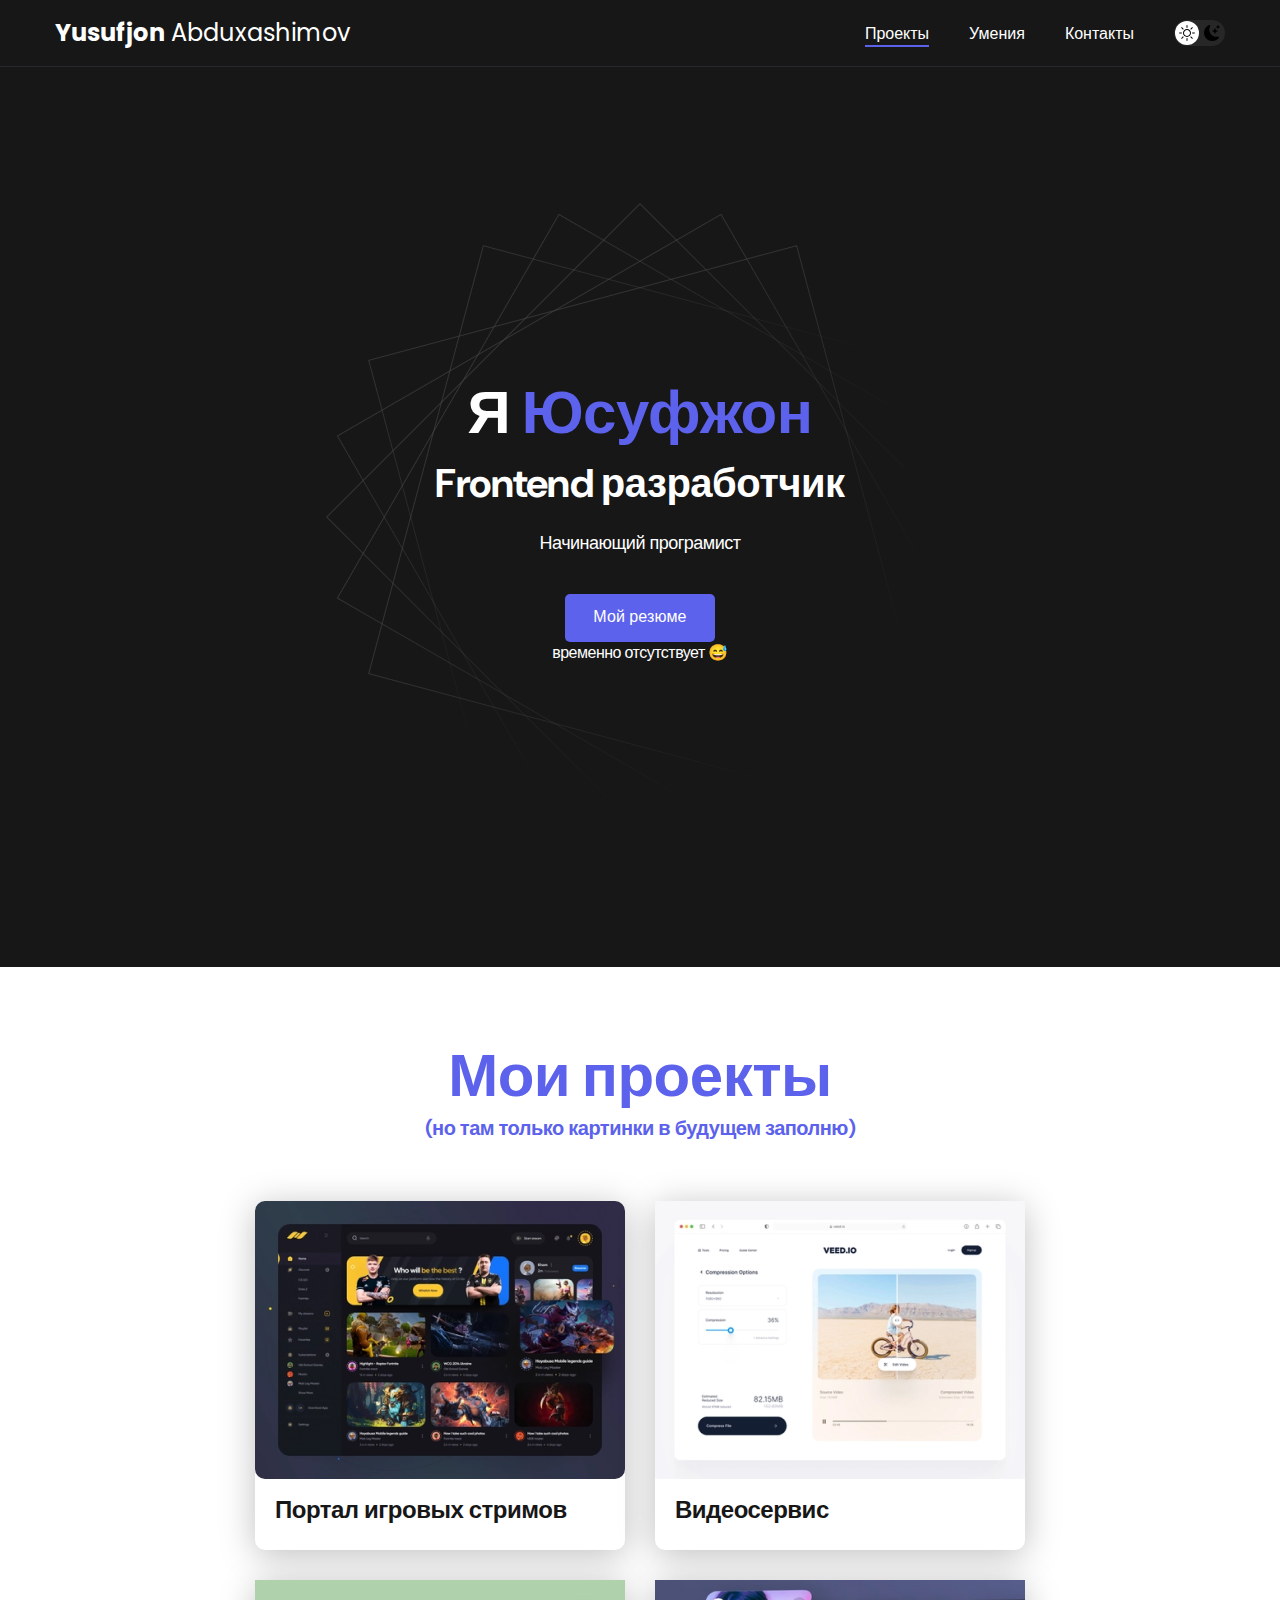
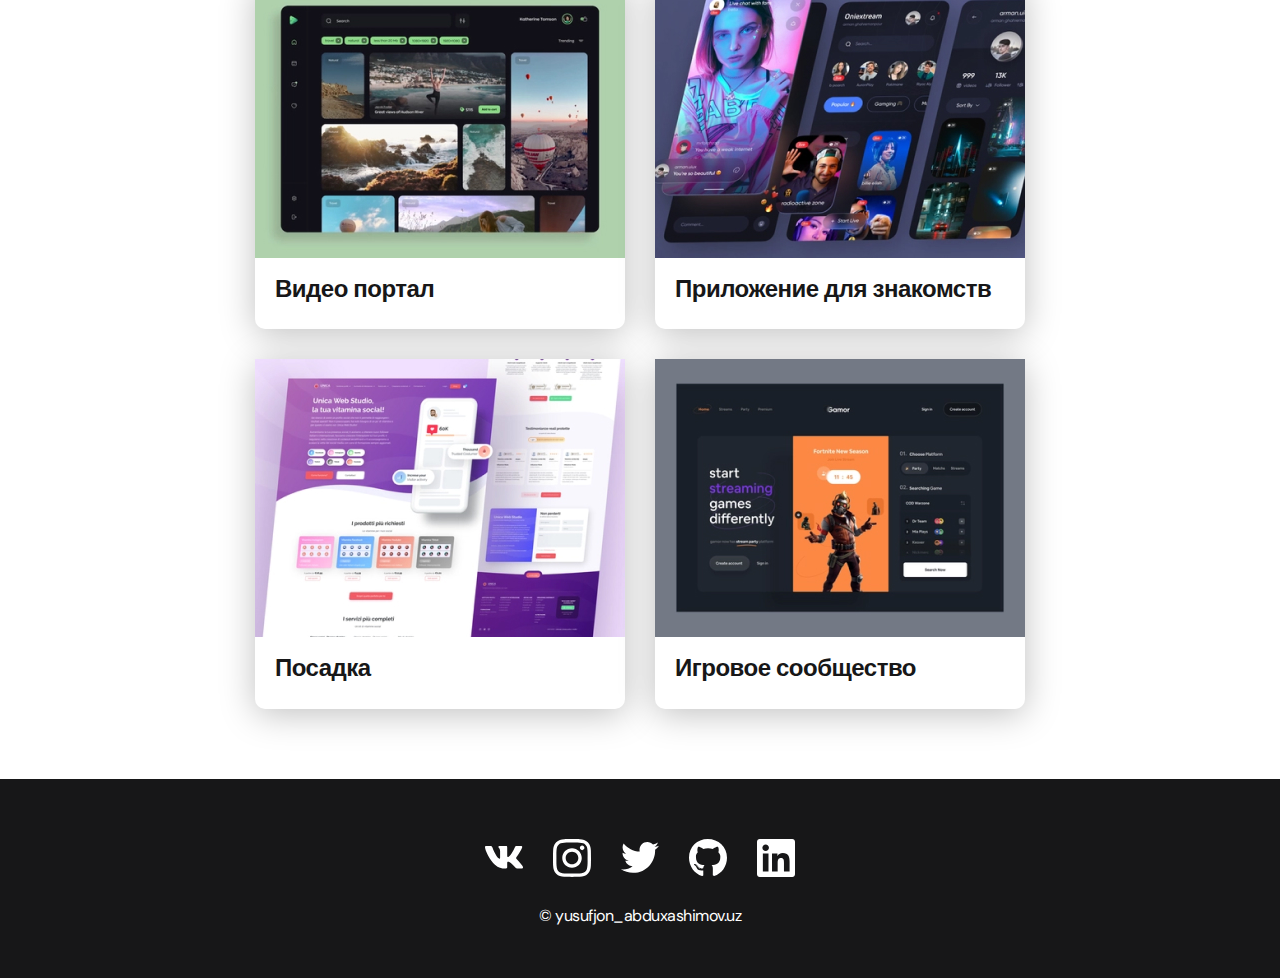
<file: index.html>
<!DOCTYPE html>
<html lang="en">
  <head>
    <meta charset="UTF-8" />
    <meta http-equiv="X-UA-Compatible" content="IE=edge" />
    <meta name="viewport" content="width=device-width, initial-scale=1.0" />
    <link rel="stylesheet" href="./css/reset.css" />
    <link rel="stylesheet" href="./css/style.css" />
    <title>Freelancer portfolio</title>
  </head>
  <body>
    <header class="header">
      <nav class="nav">
        <div class="container">
          <div class="nav-row">
            <a class="logo" href="./index.html">
              <strong>Yusufjon</strong> Abduxashimov</a
            >

            <button class="dark__mode-btn">
              <img
                class="dark__mode-btn-icons"
                src="./img/icon/Sun.svg"
                alt="Sun"
              />
              <img
                class="dark__mode-btn-icons"
                src="./img/icon/Moon.svg"
                alt="Moon"
              />
            </button>

            <ul class="nav-list">
              <li class="nav-list__item">
                <a
                  class="nav-list__link nav-list__link--active"
                  href="./index.html"
                  >Проекты</a
                >
              </li>
              <li class="nav-list__item">
                <a class="nav-list__link" href="./skills.html">Умения</a>
              </li>
              <li class="nav-list__item">
                <a class="nav-list__link" href="./contacts.html">Контакты</a>
              </li>
            </ul>
          </div>
        </div>
      </nav>
      <!-- section header__info -->
      <section class="header__info">
        <div class="header__container">
          <h1 class="header__title">
            <strong>Я <em>Юсуфжон</em></strong> <br />
            Frontend разработчик
          </h1>
          <div class="header__text">
            <p>Начинающий програмист</p>
          </div>
          <a href="#!" class="btn">Мой резюме</a>
          <p>временно отсутствует &#128517;</p>
        </div>
      </section>
    </header>
    <main class="section">
      <div class="container">
        <h2 class="title-1">
          Мои проекты
          <p class="title-1__text">
            (но там только картинки в будущем заполню)
          </p>
        </h2>

        <ul class="projects">
          <li class="project">
            <a href="./project_page.html">
              <img
                class="project-img"
                src="./img/project/01.jpg"
                alt="project_img"
              />
              <h3 class="project__title">Портал игровых стримов</h3>
            </a>
          </li>

          <li class="project">
            <a href="./project_page2.html">
              <img src="./img/project/02.jpg" alt="project_img" />
              <h3 class="project__title">Видеосервис</h3>
            </a>
          </li>
          <li class="project">
            <a href="./project_page3.html">
              <img src="./img/project/03.jpg" alt="project_img" />
              <h3 class="project__title">Видео портал</h3>
            </a>
          </li>
          <li class="project">
            <a href="./project_page4.html">
              <img src="./img/project/04.jpg" alt="project_img" />
              <h3 class="project__title">Приложение для знакомств</h3>
            </a>
          </li>
          <li class="project">
            <a href="./project_page5.html">
              <img src="./img/project/05.jpg" alt="project_img" />
              <h3 class="project__title">Посадка</h3>
            </a>
          </li>
          <li class="project">
            <a href="./project_page6.html">
              <img src="./img/project/06.jpg" alt="project_img" />
              <h3 class="project__title">Игровое сообщество</h3>
            </a>
          </li>
        </ul>
      </div>
    </main>
    <footer class="footer">
      <div class="container">
        <div class="footer__wrapper">
          <ul class="social">
            <li class="social__icon">
              <a target="_blank" href="https://vk.com/id289407891"
                ><img src="./img/icon/vk.svg" alt="link"
              /></a>
            </li>
            <li class="social__icon">
              <a target="_blank" href="https://www.instagram.com/yusufjon____/"
                ><img src="./img/icon/instagram.svg" alt="link"
              /></a>
            </li>
            <li class="social__icon">
              <a href="#!"><img src="./img/icon/twitter.svg" alt="link" /></a>
            </li>
            <li class="social__icon">
              <a target="_blank" href="https://github.com/Yusufjon99"
                ><img src="./img/icon/gitHub.svg" alt="link"
              /></a>
            </li>
            <li class="social__icon">
              <a
                target="_blank"
                href="https://www.linkedin.com/in/%D1%8E%D1%81%D1%83%D1%84-%D0%B0%D0%B1%D0%B4%D1%83%D1%85%D0%B0%D1%88%D0%B8%D0%BC%D0%BE%D0%B2-51489321a/"
                ><img src="./img/icon/linkedIn.svg" alt="link"
              /></a>
            </li>
          </ul>
          <div class="copyright">
            <p>© yusufjon_abduxashimov.uz</p>
          </div>
        </div>
      </div>
    </footer>
    <script src="./js/main.js"></script>
  </body>
</html>
</file>
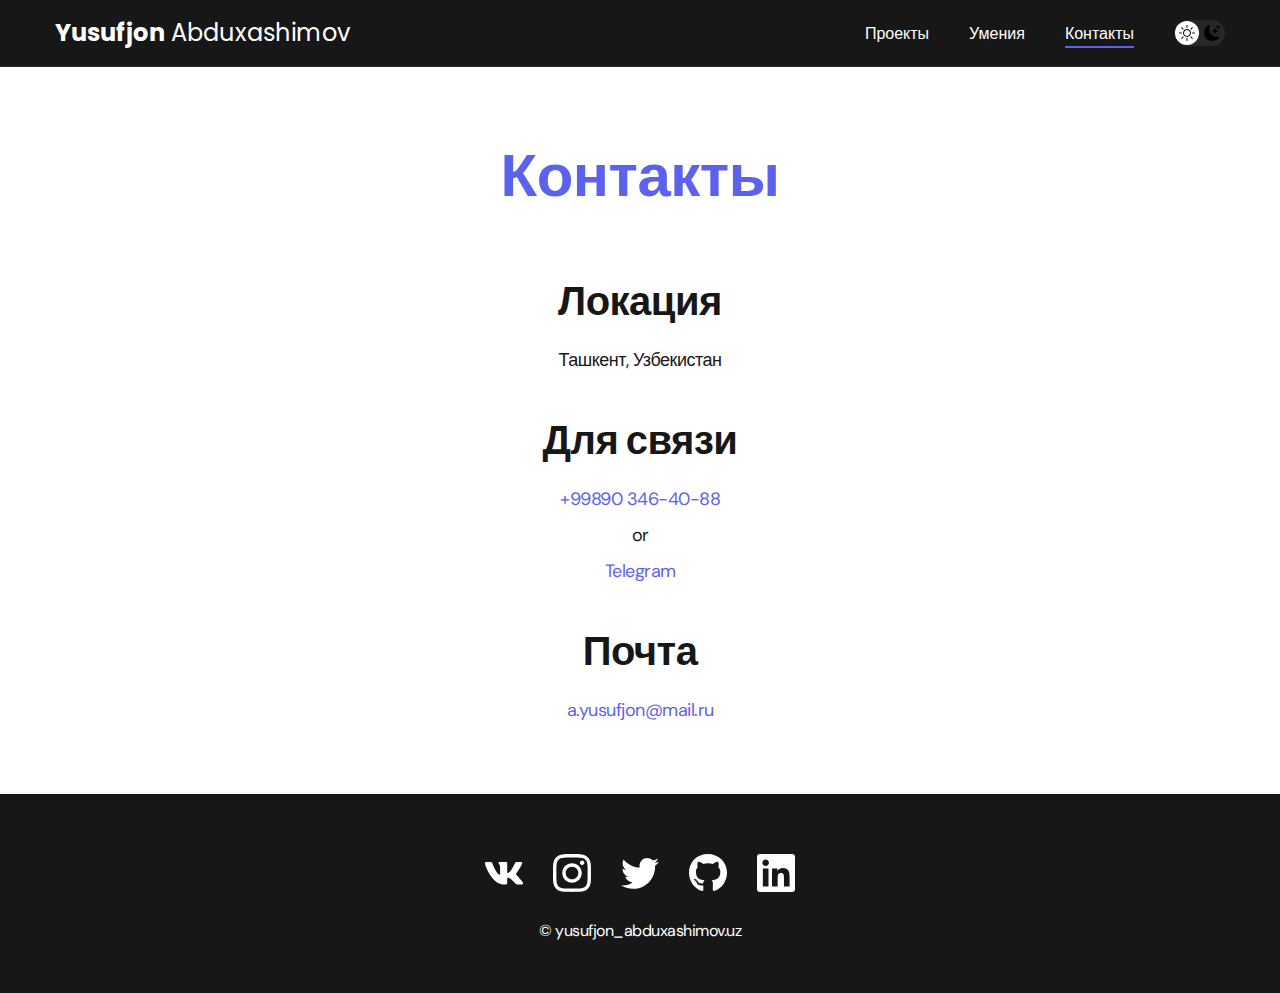
<file: contacts.html>
<!DOCTYPE html>
<html lang="en">
  <head>
    <meta charset="UTF-8" />
    <meta http-equiv="X-UA-Compatible" content="IE=edge" />
    <meta name="viewport" content="width=device-width, initial-scale=1.0" />
    <link rel="stylesheet" href="./css/reset.css" />
    <link rel="stylesheet" href="./css/style.css" />
    <title>Freelancer portfolio</title>
  </head>
  <body>
    <header class="header">
      <nav class="nav">
        <div class="container">
          <div class="nav-row">
            <a href="./index.html" class="logo">
              <strong>Yusufjon</strong> Abduxashimov</a
            >
            <button class="dark__mode-btn">
              <img
                class="dark__mode-btn-icons"
                src="./img/icon/Sun.svg"
                alt="Sun"
              />
              <img
                class="dark__mode-btn-icons"
                src="./img/icon/Moon.svg"
                alt="Moon"
              />
            </button>
            <ul class="nav-list">
              <li class="nav-list__item">
                <a class="nav-list__link" href="./index.html">Проекты</a>
              </li>
              <li class="nav-list__item">
                <a class="nav-list__link" href="./skills.html">Умения</a>
              </li>
              <li class="nav-list__item nav-list__link--active">
                <a class="nav-list__link" href="./contacts.html">Контакты</a>
              </li>
            </ul>
          </div>
        </div>
      </nav>
    </header>
    <main class="section">
      <div class="container">
        <h1 class="title-1">Контакты</h1>
        <ul class="content__list">
          <li class="content__list-item">
            <h2 class="title-2">Локация</h2>
            <p>Ташкент, Узбекистан</p>
          </li>
          <li class="content__list-item">
            <h2 class="title-2">Для связи</h2>
            <p><a href="tel:998903464088">+99890 346-40-88</a></p>
            <p>or</p>
            <p>
              <a target="_blank" href="https://t.me/Abduxashimov_Yusuf"
                >Telegram</a
              >
            </p>
          </li>
          <li class="content__list-item">
            <h2 class="title-2">Почта</h2>
            <p>
              <a href="mailto:a.yusufjon@mail.ru">a.yusufjon@mail.ru</a>
            </p>
          </li>
        </ul>
      </div>
    </main>
    <footer class="footer">
      <div class="container">
        <div class="footer__wrapper">
          <ul class="social">
            <li class="social__icon">
              <a target="_blank" href="https://vk.com/id289407891"
                ><img src="./img/icon/vk.svg" alt="link"
              /></a>
            </li>
            <li class="social__icon">
              <a target="_blank" href="https://www.instagram.com/yusufjon____/"
                ><img src="./img/icon/instagram.svg" alt="link"
              /></a>
            </li>
            <li class="social__icon">
              <a href="#!"><img src="./img/icon/twitter.svg" alt="link" /></a>
            </li>
            <li class="social__icon">
              <a target="_blank" href="https://github.com/Yusufjon99"
                ><img src="./img/icon/gitHub.svg" alt="link"
              /></a>
            </li>
            <li class="social__icon">
              <a
                target="_blank"
                href="https://www.linkedin.com/in/%D1%8E%D1%81%D1%83%D1%84-%D0%B0%D0%B1%D0%B4%D1%83%D1%85%D0%B0%D1%88%D0%B8%D0%BC%D0%BE%D0%B2-51489321a/"
                ><img src="./img/icon/linkedIn.svg" alt="link"
              /></a>
            </li>
          </ul>
          <div class="copyright">
            <p>© yusufjon_abduxashimov.uz</p>
          </div>
        </div>
      </div>
    </footer>
    <script src="./js/main.js"></script>
  </body>
</html>
</file>
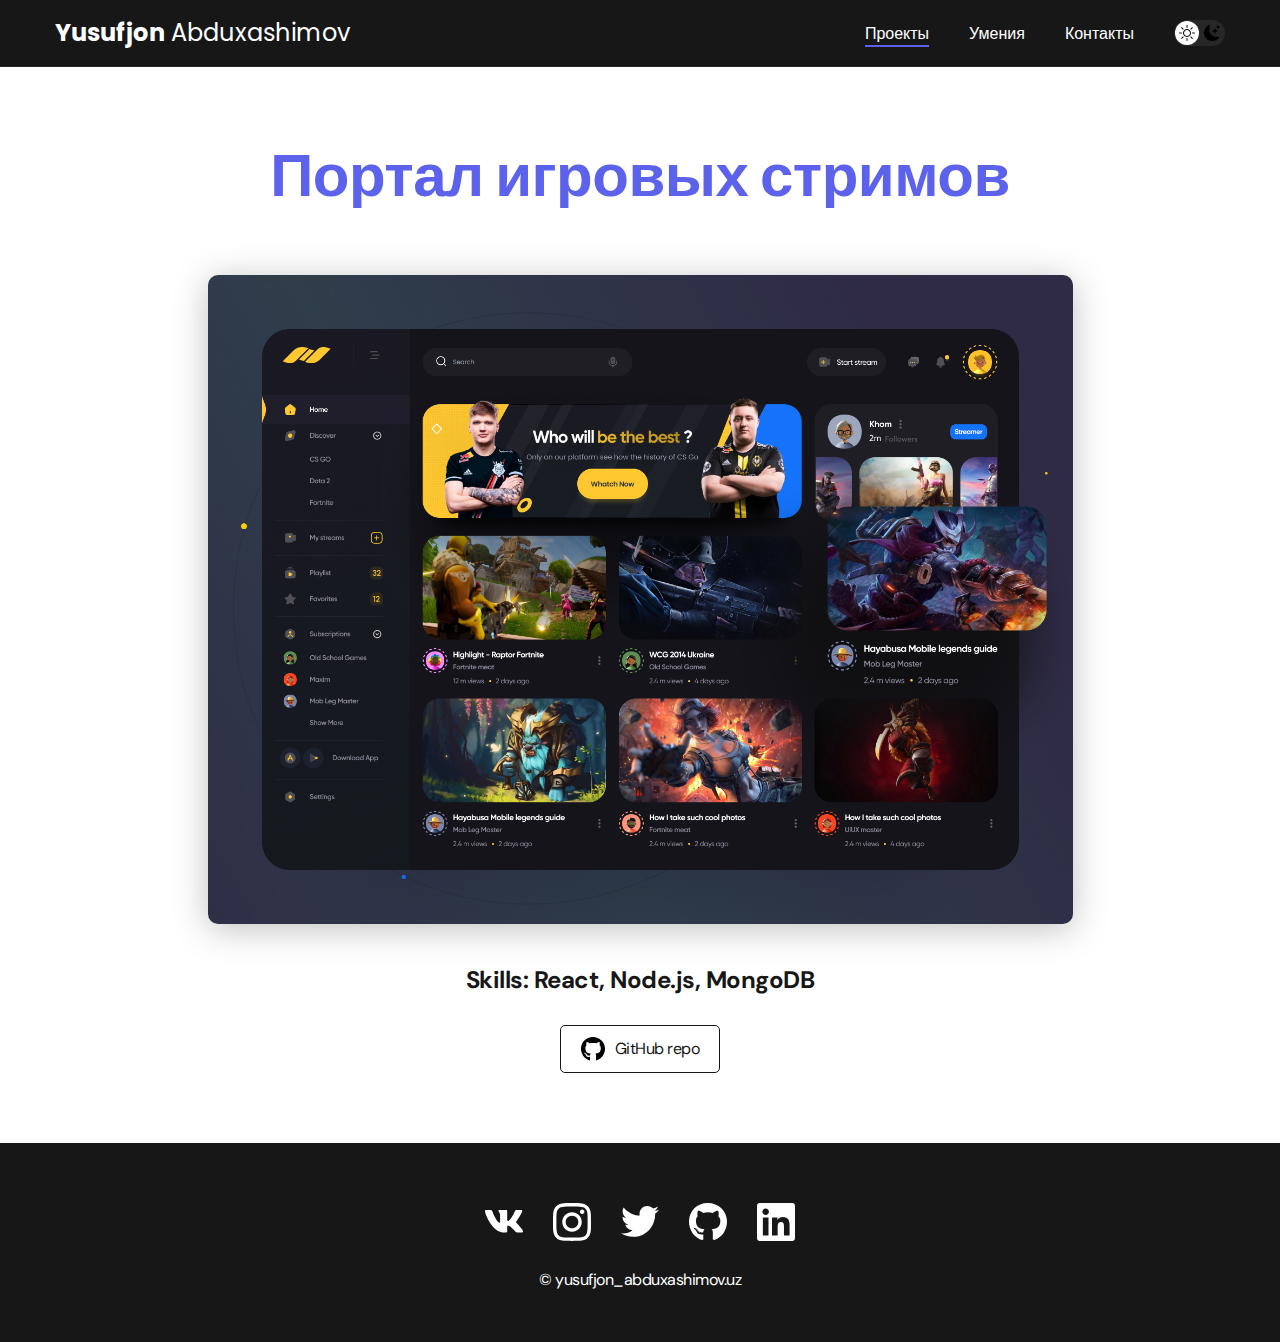
<file: project_page.html>
<!DOCTYPE html>
<html lang="en">
  <head>
    <meta charset="UTF-8" />
    <meta http-equiv="X-UA-Compatible" content="IE=edge" />
    <meta name="viewport" content="width=device-width, initial-scale=1.0" />
    <link rel="stylesheet" href="./css/reset.css" />
    <link rel="stylesheet" href="./css/style.css" />
    <title>Freelancer portfolio</title>
  </head>
  <body>
    <header class="header">
      <nav class="nav">
        <div class="container">
          <div class="nav-row">
            <a href="./index.html" class="logo">
              <strong>Yusufjon</strong> Abduxashimov</a
            >
            <button class="dark__mode-btn">
              <img
                class="dark__mode-btn-icons"
                src="./img/icon/Sun.svg"
                alt="Sun"
              />
              <img
                class="dark__mode-btn-icons"
                src="./img/icon/Moon.svg"
                alt="Moon"
              />
            </button>
            <ul class="nav-list">
              <li class="nav-list__item">
                <a
                  class="nav-list__link nav-list__link--active"
                  href="./index.html"
                  >Проекты</a
                >
              </li>
              <li class="nav-list__item">
                <a class="nav-list__link" href="./skills.html">Умения</a>
              </li>
              <li class="nav-list__item">
                <a class="nav-list__link" href="./contacts.html">Контакты</a>
              </li>
            </ul>
          </div>
        </div>
      </nav>
    </header>
    <main class="section">
      <div class="container">
        <div class="project__details">
          <h1 class="title-1">Портал игровых стримов</h1>
          <img
            class="project__details-cover"
            src="./img/project/01-big.jpg"
            alt="project_img"
          />
          <div class="project__details-desc">
            <p>Skills: React, Node.js, MongoDB</p>
          </div>
          <a href="#!" class="btn__outline">
            <img src="./img/icon/gitHub-black.svg" alt="" />
            GitHub repo
          </a>
        </div>
      </div>
    </main>
    <footer class="footer">
      <div class="container">
        <div class="footer__wrapper">
          <ul class="social">
            <li class="social__icon">
              <a target="_blank" href="https://vk.com/id289407891"
                ><img src="./img/icon/vk.svg" alt="link"
              /></a>
            </li>
            <li class="social__icon">
              <a target="_blank" href="https://www.instagram.com/yusufjon____/"
                ><img src="./img/icon/instagram.svg" alt="link"
              /></a>
            </li>
            <li class="social__icon">
              <a href="#!"><img src="./img/icon/twitter.svg" alt="link" /></a>
            </li>
            <li class="social__icon">
              <a target="_blank" href="https://github.com/Yusufjon99"
                ><img src="./img/icon/gitHub.svg" alt="link"
              /></a>
            </li>
            <li class="social__icon">
              <a
                target="_blank"
                href="https://www.linkedin.com/in/%D1%8E%D1%81%D1%83%D1%84-%D0%B0%D0%B1%D0%B4%D1%83%D1%85%D0%B0%D1%88%D0%B8%D0%BC%D0%BE%D0%B2-51489321a/"
                ><img src="./img/icon/linkedIn.svg" alt="link"
              /></a>
            </li>
          </ul>
          <div class="copyright">
            <p>© yusufjon_abduxashimov.uz</p>
          </div>
        </div>
      </div>
    </footer>
    <script src="./js/main.js"></script>
  </body>
</html>
</file>
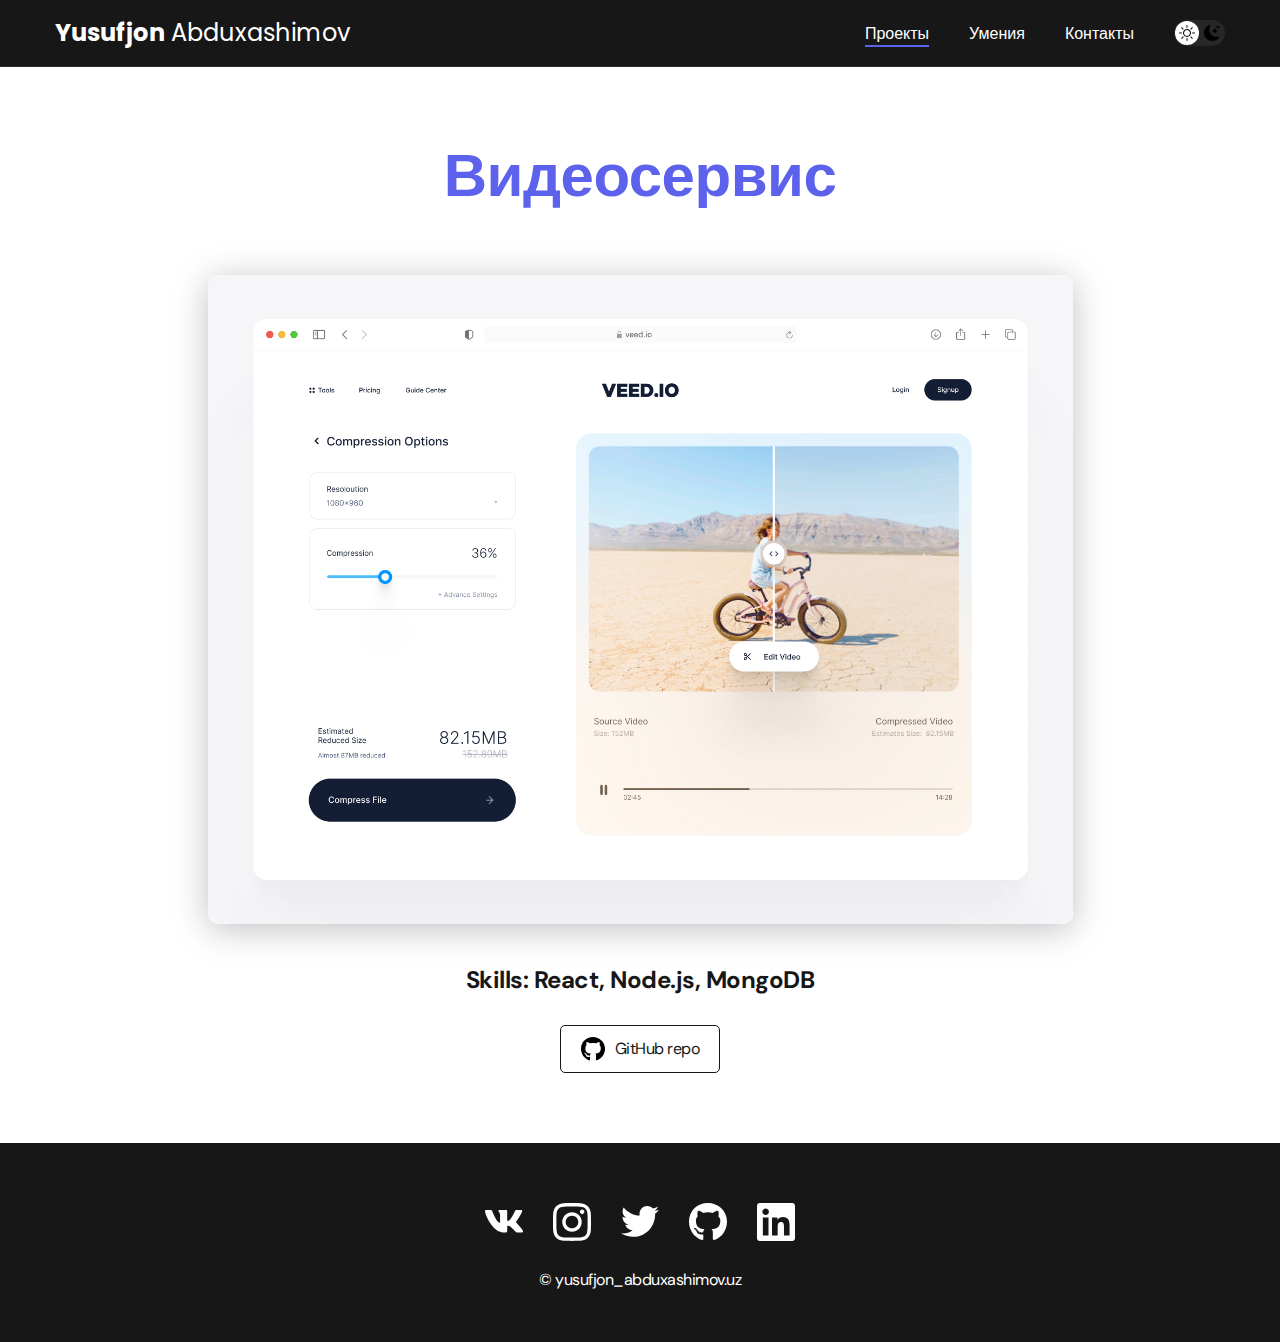
<file: project_page2.html>
<!DOCTYPE html>
<html lang="en">
  <head>
    <meta charset="UTF-8" />
    <meta http-equiv="X-UA-Compatible" content="IE=edge" />
    <meta name="viewport" content="width=device-width, initial-scale=1.0" />
    <link rel="stylesheet" href="./css/reset.css" />
    <link rel="stylesheet" href="./css/style.css" />
    <title>Freelancer portfolio</title>
  </head>
  <body>
    <header class="header">
      <nav class="nav">
        <div class="container">
          <div class="nav-row">
            <a href="./index.html" class="logo">
              <strong>Yusufjon</strong> Abduxashimov</a
            >
            <button class="dark__mode-btn">
              <img
                class="dark__mode-btn-icons"
                src="./img/icon/Sun.svg"
                alt="Sun"
              />
              <img
                class="dark__mode-btn-icons"
                src="./img/icon/Moon.svg"
                alt="Moon"
              />
            </button>
            <ul class="nav-list">
              <li class="nav-list__item">
                <a
                  class="nav-list__link nav-list__link--active"
                  href="./index.html"
                  >Проекты</a
                >
              </li>
              <li class="nav-list__item">
                <a class="nav-list__link" href="./skills.html">Умения</a>
              </li>
              <li class="nav-list__item">
                <a class="nav-list__link" href="./contacts.html">Контакты</a>
              </li>
            </ul>
          </div>
        </div>
      </nav>
    </header>
    <main class="section">
      <div class="container">
        <div class="project__details">
          <h1 class="title-1">Видеосервис</h1>
          <img
            class="project__details-cover"
            src="./img/project/02-big.jpg"
            alt="project_img"
          />
          <div class="project__details-desc">
            <p>Skills: React, Node.js, MongoDB</p>
          </div>
          <a href="#!" class="btn__outline">
            <img src="./img/icon/gitHub-black.svg" alt="" />
            GitHub repo
          </a>
        </div>
      </div>
    </main>
    <footer class="footer">
      <div class="container">
        <div class="footer__wrapper">
          <ul class="social">
            <li class="social__icon">
              <a target="_blank" href="https://vk.com/id289407891"
                ><img src="./img/icon/vk.svg" alt="link"
              /></a>
            </li>
            <li class="social__icon">
              <a target="_blank" href="https://www.instagram.com/yusufjon____/"
                ><img src="./img/icon/instagram.svg" alt="link"
              /></a>
            </li>
            <li class="social__icon">
              <a href="#!"><img src="./img/icon/twitter.svg" alt="link" /></a>
            </li>
            <li class="social__icon">
              <a target="_blank" href="https://github.com/Yusufjon99"
                ><img src="./img/icon/gitHub.svg" alt="link"
              /></a>
            </li>
            <li class="social__icon">
              <a
                target="_blank"
                href="https://www.linkedin.com/in/%D1%8E%D1%81%D1%83%D1%84-%D0%B0%D0%B1%D0%B4%D1%83%D1%85%D0%B0%D1%88%D0%B8%D0%BC%D0%BE%D0%B2-51489321a/"
                ><img src="./img/icon/linkedIn.svg" alt="link"
              /></a>
            </li>
          </ul>
          <div class="copyright">
            <p>© yusufjon_abduxashimov.uz</p>
          </div>
        </div>
      </div>
    </footer>
    <script src="./js/main.js"></script>
  </body>
</html>
</file>
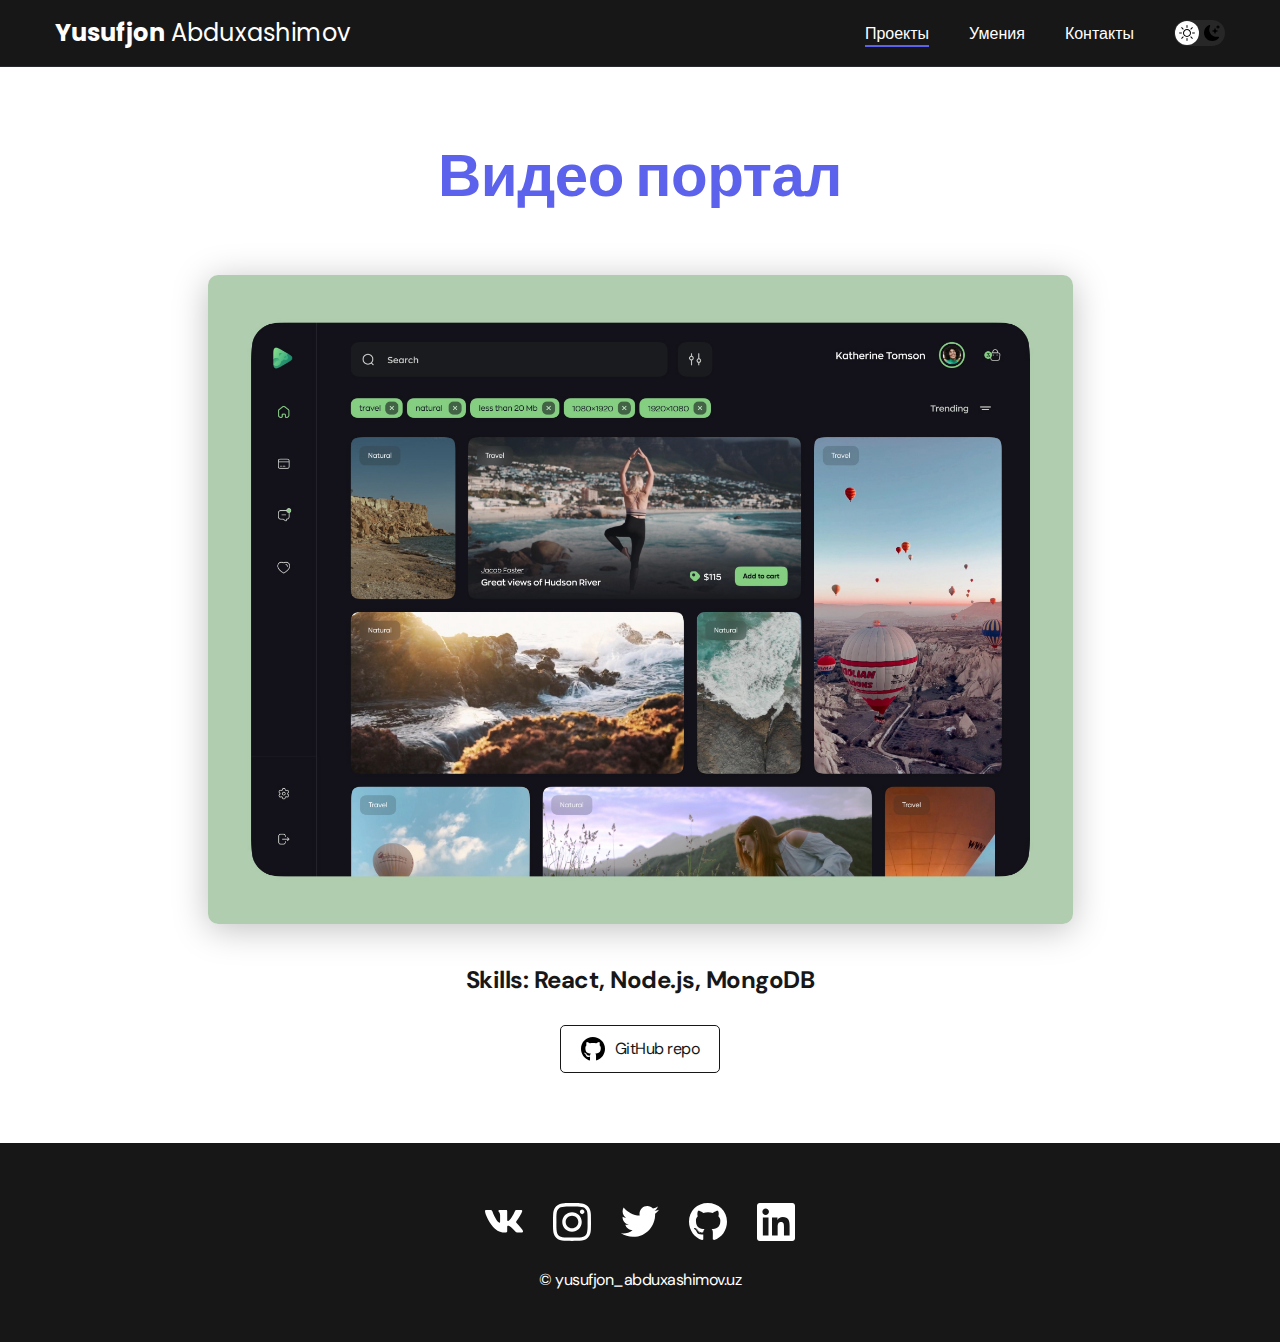
<file: project_page3.html>
<!DOCTYPE html>
<html lang="en">
  <head>
    <meta charset="UTF-8" />
    <meta http-equiv="X-UA-Compatible" content="IE=edge" />
    <meta name="viewport" content="width=device-width, initial-scale=1.0" />
    <link rel="stylesheet" href="./css/reset.css" />
    <link rel="stylesheet" href="./css/style.css" />
    <title>Freelancer portfolio</title>
  </head>
  <body>
    <header class="header">
      <nav class="nav">
        <div class="container">
          <div class="nav-row">
            <a href="./index.html" class="logo">
              <strong>Yusufjon</strong> Abduxashimov</a
            >
            <button class="dark__mode-btn">
              <img
                class="dark__mode-btn-icons"
                src="./img/icon/Sun.svg"
                alt="Sun"
              />
              <img
                class="dark__mode-btn-icons"
                src="./img/icon/Moon.svg"
                alt="Moon"
              />
            </button>
            <ul class="nav-list">
              <li class="nav-list__item">
                <a
                  class="nav-list__link nav-list__link--active"
                  href="./index.html"
                  >Проекты</a
                >
              </li>
              <li class="nav-list__item">
                <a class="nav-list__link" href="./skills.html">Умения</a>
              </li>
              <li class="nav-list__item">
                <a class="nav-list__link" href="./contacts.html">Контакты</a>
              </li>
            </ul>
          </div>
        </div>
      </nav>
    </header>
    <main class="section">
      <div class="container">
        <div class="project__details">
          <h1 class="title-1">Видео портал</h1>
          <img
            class="project__details-cover"
            src="./img/project/03-big.jpg"
            alt="project_img"
          />
          <div class="project__details-desc">
            <p>Skills: React, Node.js, MongoDB</p>
          </div>
          <a href="#!" class="btn__outline">
            <img src="./img/icon/gitHub-black.svg" alt="" />
            GitHub repo
          </a>
        </div>
      </div>
    </main>
    <footer class="footer">
      <div class="container">
        <div class="footer__wrapper">
          <ul class="social">
            <li class="social__icon">
              <a target="_blank" href="https://vk.com/id289407891"
                ><img src="./img/icon/vk.svg" alt="link"
              /></a>
            </li>
            <li class="social__icon">
              <a target="_blank" href="https://www.instagram.com/yusufjon____/"
                ><img src="./img/icon/instagram.svg" alt="link"
              /></a>
            </li>
            <li class="social__icon">
              <a href="#!"><img src="./img/icon/twitter.svg" alt="link" /></a>
            </li>
            <li class="social__icon">
              <a target="_blank" href="https://github.com/Yusufjon99"
                ><img src="./img/icon/gitHub.svg" alt="link"
              /></a>
            </li>
            <li class="social__icon">
              <a
                target="_blank"
                href="https://www.linkedin.com/in/%D1%8E%D1%81%D1%83%D1%84-%D0%B0%D0%B1%D0%B4%D1%83%D1%85%D0%B0%D1%88%D0%B8%D0%BC%D0%BE%D0%B2-51489321a/"
                ><img src="./img/icon/linkedIn.svg" alt="link"
              /></a>
            </li>
          </ul>
          <div class="copyright">
            <p>© yusufjon_abduxashimov.uz</p>
          </div>
        </div>
      </div>
    </footer>
    <script src="./js/main.js"></script>
  </body>
</html>
</file>
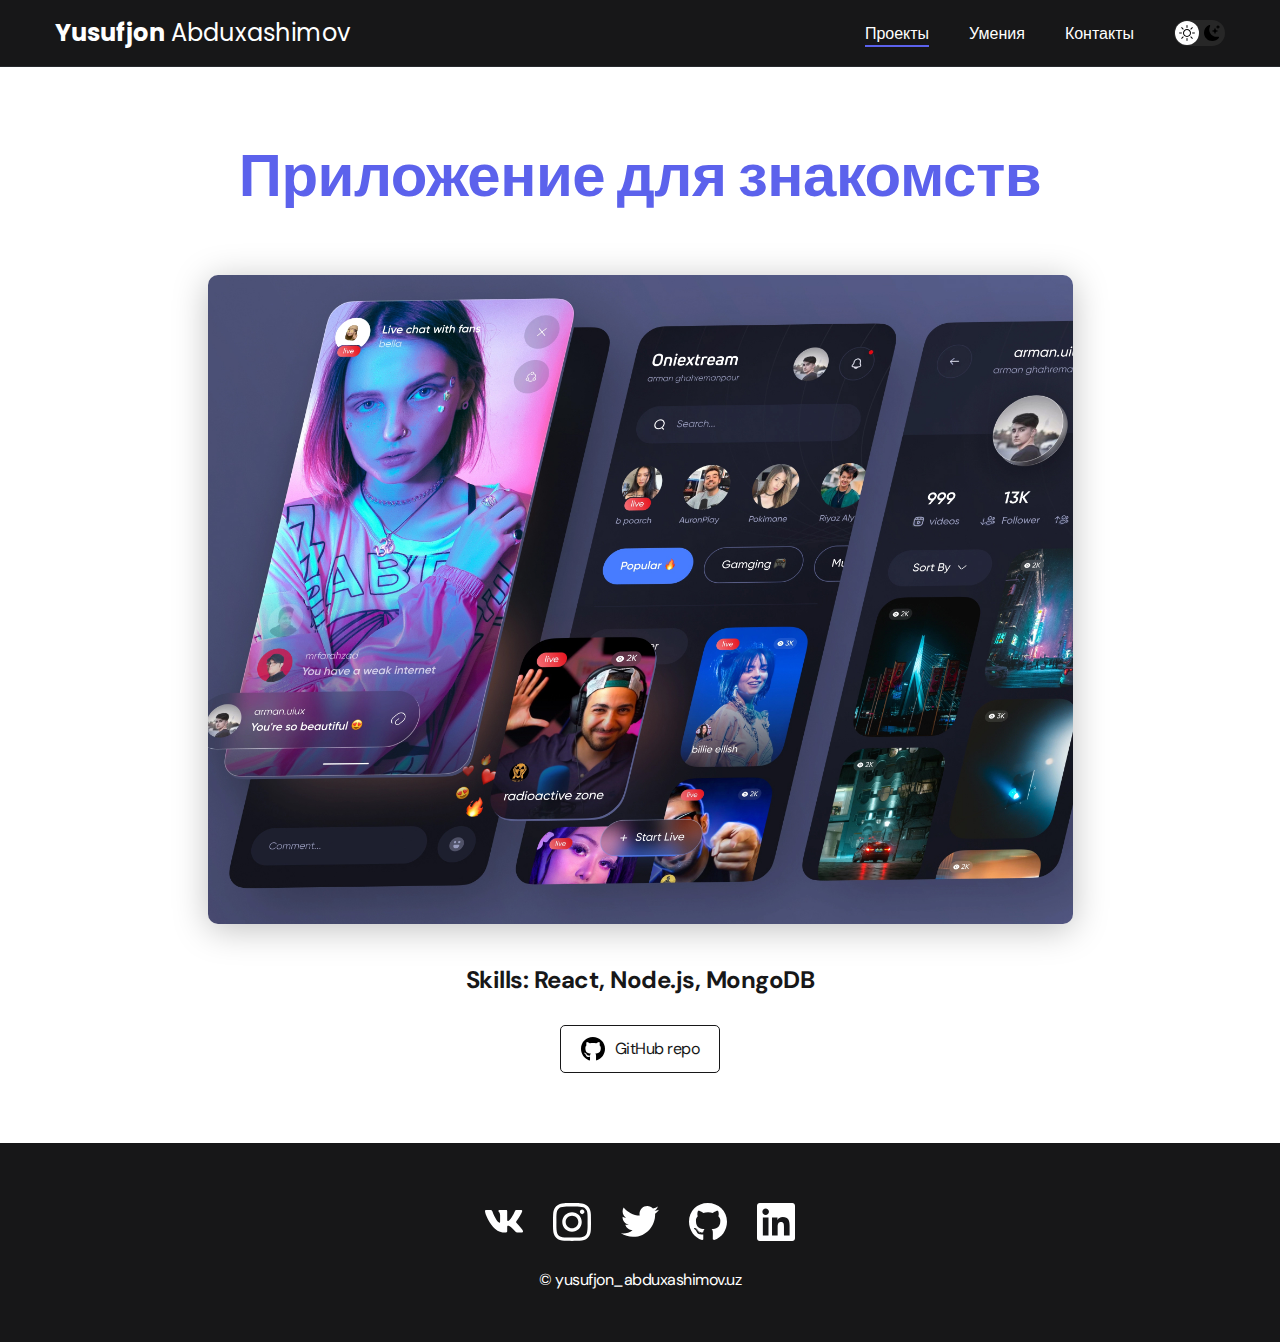
<file: project_page4.html>
<!DOCTYPE html>
<html lang="en">
  <head>
    <meta charset="UTF-8" />
    <meta http-equiv="X-UA-Compatible" content="IE=edge" />
    <meta name="viewport" content="width=device-width, initial-scale=1.0" />
    <link rel="stylesheet" href="./css/reset.css" />
    <link rel="stylesheet" href="./css/style.css" />
    <title>Freelancer portfolio</title>
  </head>
  <body>
    <header class="header">
      <nav class="nav">
        <div class="container">
          <div class="nav-row">
            <a href="./index.html" class="logo">
              <strong>Yusufjon</strong> Abduxashimov</a
            >
            <button class="dark__mode-btn">
              <img
                class="dark__mode-btn-icons"
                src="./img/icon/Sun.svg"
                alt="Sun"
              />
              <img
                class="dark__mode-btn-icons"
                src="./img/icon/Moon.svg"
                alt="Moon"
              />
            </button>
            <ul class="nav-list">
              <li class="nav-list__item">
                <a
                  class="nav-list__link nav-list__link--active"
                  href="./index.html"
                  >Проекты</a
                >
              </li>
              <li class="nav-list__item">
                <a class="nav-list__link" href="./skills.html">Умения</a>
              </li>
              <li class="nav-list__item">
                <a class="nav-list__link" href="./contacts.html">Контакты</a>
              </li>
            </ul>
          </div>
        </div>
      </nav>
    </header>
    <main class="section">
      <div class="container">
        <div class="project__details">
          <h1 class="title-1">Приложение для знакомств</h1>
          <img
            class="project__details-cover"
            src="./img/project/04-big.jpg"
            alt="project_img"
          />
          <div class="project__details-desc">
            <p>Skills: React, Node.js, MongoDB</p>
          </div>
          <a href="#!" class="btn__outline">
            <img src="./img/icon/gitHub-black.svg" alt="" />
            GitHub repo
          </a>
        </div>
      </div>
    </main>
    <footer class="footer">
      <div class="container">
        <div class="footer__wrapper">
          <ul class="social">
            <li class="social__icon">
              <a target="_blank" href="https://vk.com/id289407891"
                ><img src="./img/icon/vk.svg" alt="link"
              /></a>
            </li>
            <li class="social__icon">
              <a target="_blank" href="https://www.instagram.com/yusufjon____/"
                ><img src="./img/icon/instagram.svg" alt="link"
              /></a>
            </li>
            <li class="social__icon">
              <a href="#!"><img src="./img/icon/twitter.svg" alt="link" /></a>
            </li>
            <li class="social__icon">
              <a target="_blank" href="https://github.com/Yusufjon99"
                ><img src="./img/icon/gitHub.svg" alt="link"
              /></a>
            </li>
            <li class="social__icon">
              <a
                target="_blank"
                href="https://www.linkedin.com/in/%D1%8E%D1%81%D1%83%D1%84-%D0%B0%D0%B1%D0%B4%D1%83%D1%85%D0%B0%D1%88%D0%B8%D0%BC%D0%BE%D0%B2-51489321a/"
                ><img src="./img/icon/linkedIn.svg" alt="link"
              /></a>
            </li>
          </ul>
          <div class="copyright">
            <p>© yusufjon_abduxashimov.uz</p>
          </div>
        </div>
      </div>
    </footer>
    <script src="./js/main.js"></script>
  </body>
</html>
</file>
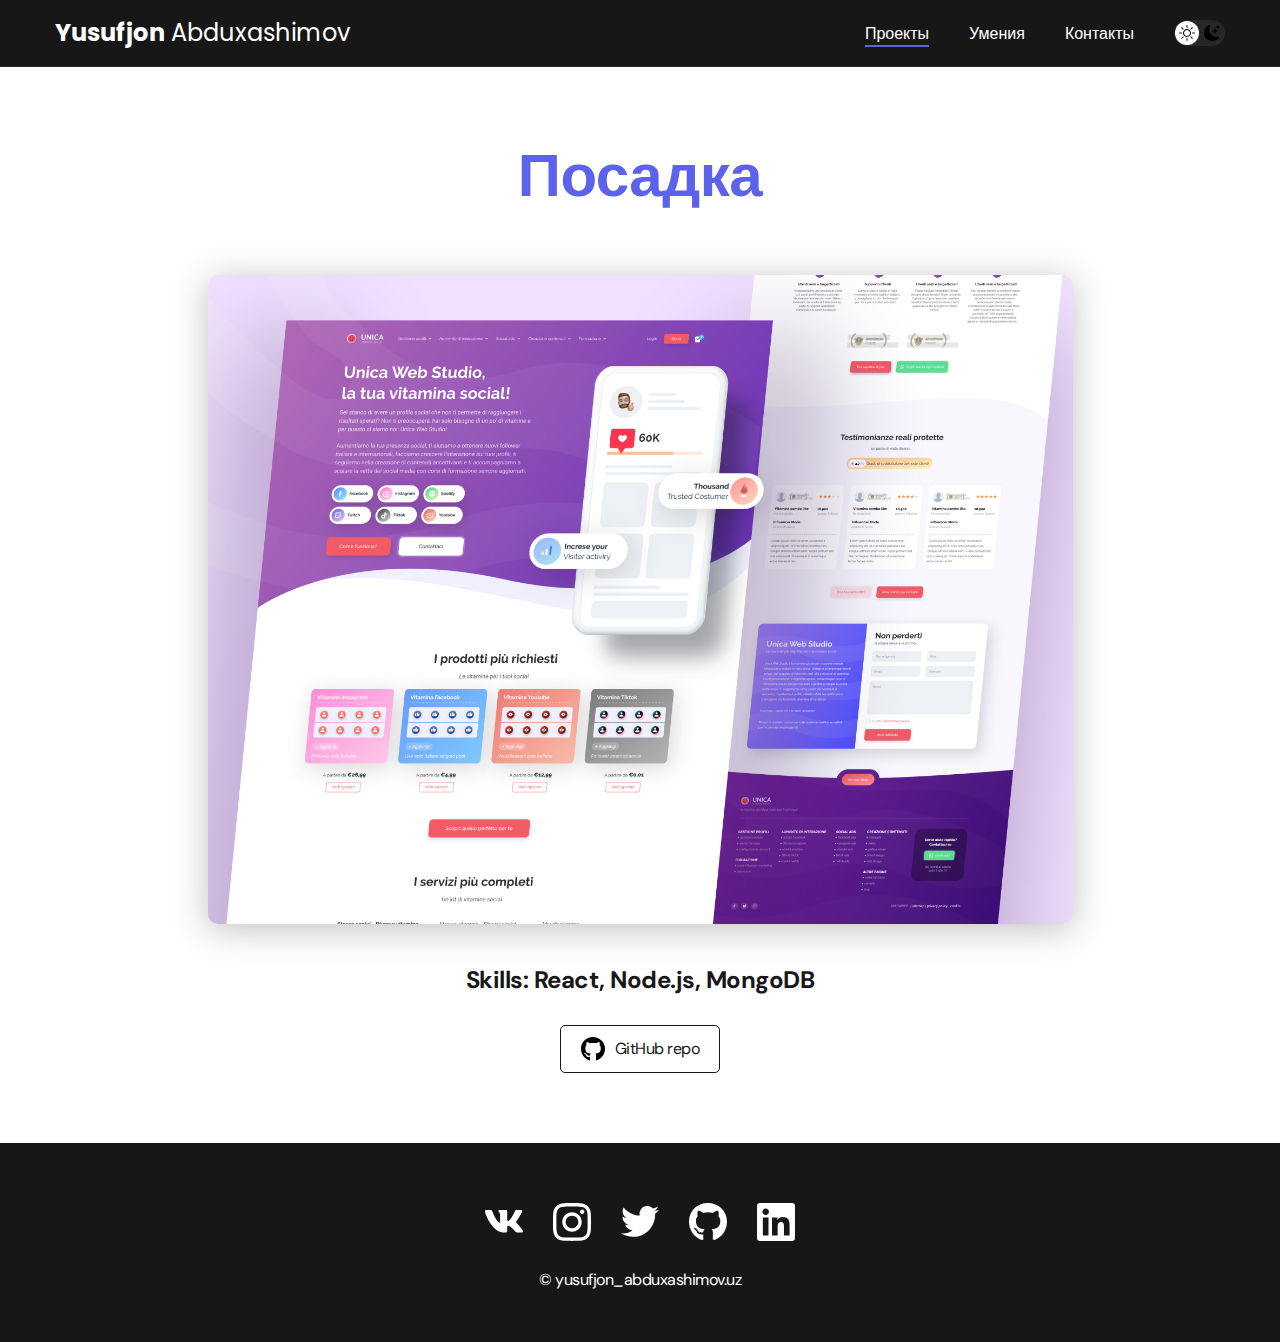
<file: project_page5.html>
<!DOCTYPE html>
<html lang="en">
  <head>
    <meta charset="UTF-8" />
    <meta http-equiv="X-UA-Compatible" content="IE=edge" />
    <meta name="viewport" content="width=device-width, initial-scale=1.0" />
    <link rel="stylesheet" href="./css/reset.css" />
    <link rel="stylesheet" href="./css/style.css" />
    <title>Freelancer portfolio</title>
  </head>
  <body>
    <header class="header">
      <nav class="nav">
        <div class="container">
          <div class="nav-row">
            <a href="./index.html" class="logo">
              <strong>Yusufjon</strong> Abduxashimov</a
            >
            <button class="dark__mode-btn">
              <img
                class="dark__mode-btn-icons"
                src="./img/icon/Sun.svg"
                alt="Sun"
              />
              <img
                class="dark__mode-btn-icons"
                src="./img/icon/Moon.svg"
                alt="Moon"
              />
            </button>
            <ul class="nav-list">
              <li class="nav-list__item">
                <a
                  class="nav-list__link nav-list__link--active"
                  href="./index.html"
                  >Проекты</a
                >
              </li>
              <li class="nav-list__item">
                <a class="nav-list__link" href="./skills.html">Умения</a>
              </li>
              <li class="nav-list__item">
                <a class="nav-list__link" href="./contacts.html">Контакты</a>
              </li>
            </ul>
          </div>
        </div>
      </nav>
    </header>
    <main class="section">
      <div class="container">
        <div class="project__details">
          <h1 class="title-1">Посадка</h1>
          <img
            class="project__details-cover"
            src="./img/project/05-big.jpg"
            alt="project_img"
          />
          <div class="project__details-desc">
            <p>Skills: React, Node.js, MongoDB</p>
          </div>
          <a href="#!" class="btn__outline">
            <img src="./img/icon/gitHub-black.svg" alt="" />
            GitHub repo
          </a>
        </div>
      </div>
    </main>
    <footer class="footer">
      <div class="container">
        <div class="footer__wrapper">
          <ul class="social">
            <li class="social__icon">
              <a target="_blank" href="https://vk.com/id289407891"
                ><img src="./img/icon/vk.svg" alt="link"
              /></a>
            </li>
            <li class="social__icon">
              <a target="_blank" href="https://www.instagram.com/yusufjon____/"
                ><img src="./img/icon/instagram.svg" alt="link"
              /></a>
            </li>
            <li class="social__icon">
              <a href="#!"><img src="./img/icon/twitter.svg" alt="link" /></a>
            </li>
            <li class="social__icon">
              <a target="_blank" href="https://github.com/Yusufjon99"
                ><img src="./img/icon/gitHub.svg" alt="link"
              /></a>
            </li>
            <li class="social__icon">
              <a
                target="_blank"
                href="https://www.linkedin.com/in/%D1%8E%D1%81%D1%83%D1%84-%D0%B0%D0%B1%D0%B4%D1%83%D1%85%D0%B0%D1%88%D0%B8%D0%BC%D0%BE%D0%B2-51489321a/"
                ><img src="./img/icon/linkedIn.svg" alt="link"
              /></a>
            </li>
          </ul>
          <div class="copyright">
            <p>© yusufjon_abduxashimov.uz</p>
          </div>
        </div>
      </div>
    </footer>
    <script src="./js/main.js"></script>
  </body>
</html>
</file>
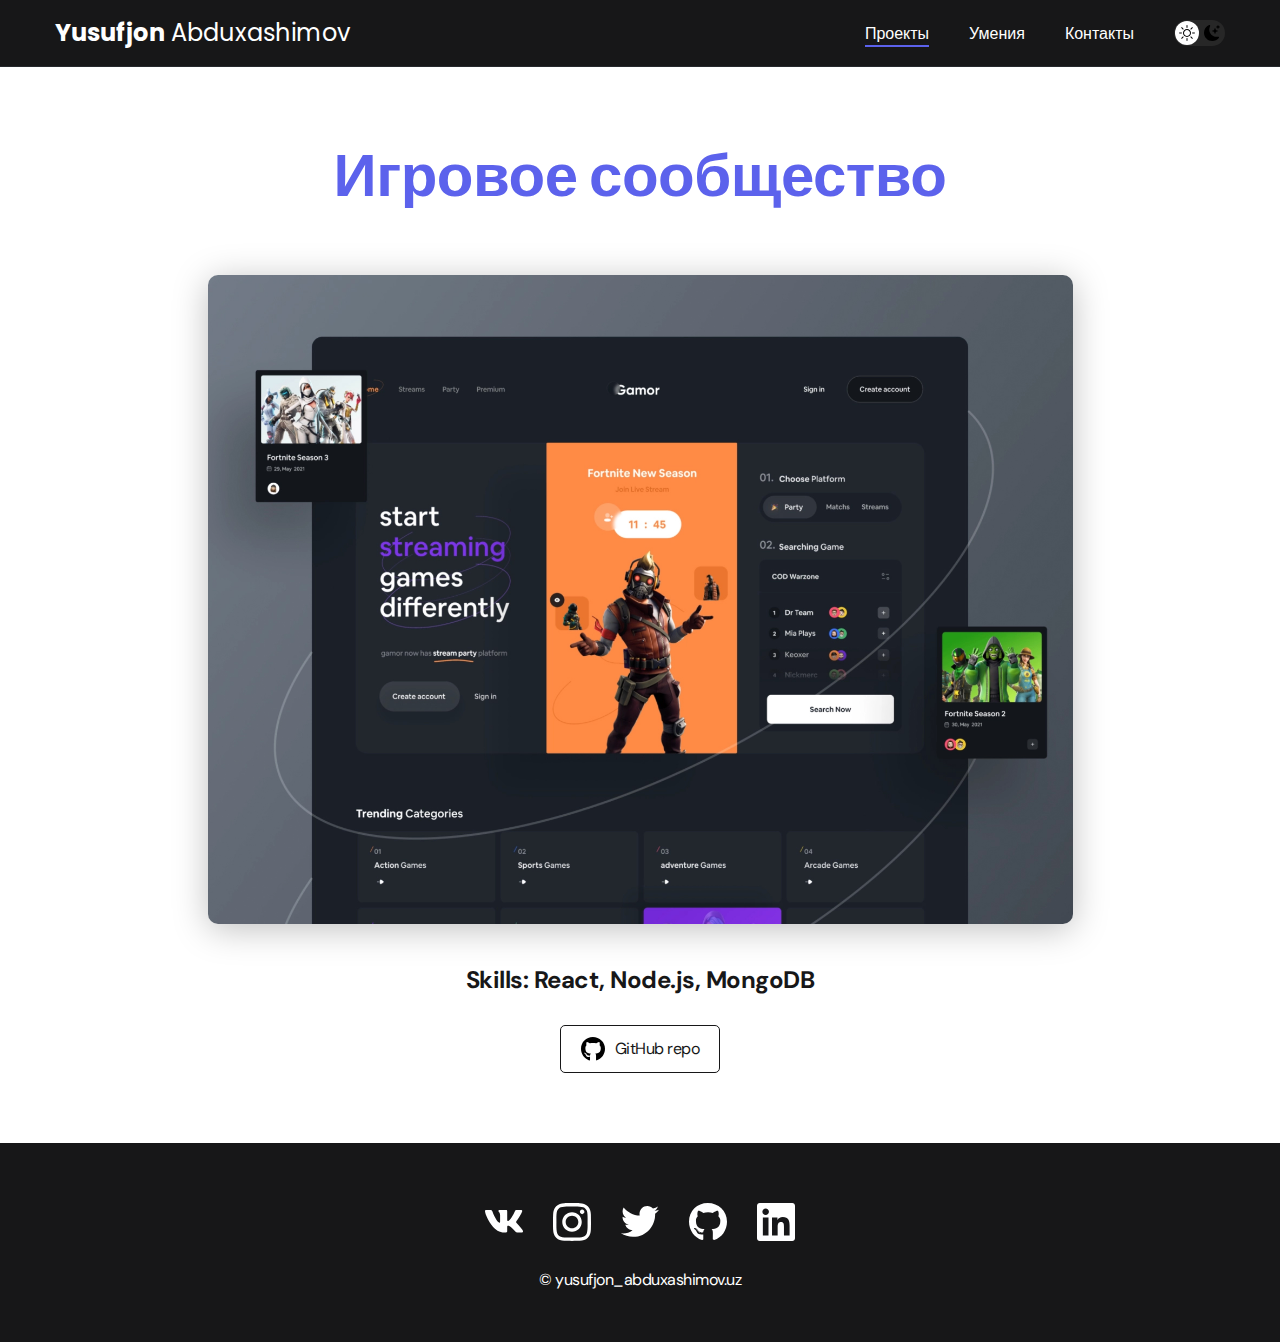
<file: project_page6.html>
<!DOCTYPE html>
<html lang="en">
  <head>
    <meta charset="UTF-8" />
    <meta http-equiv="X-UA-Compatible" content="IE=edge" />
    <meta name="viewport" content="width=device-width, initial-scale=1.0" />
    <link rel="stylesheet" href="./css/reset.css" />
    <link rel="stylesheet" href="./css/style.css" />
    <title>Yusufjon Abduxashimov</title>
  </head>
  <body>
    <header class="header">
      <nav class="nav">
        <div class="container">
          <div class="nav-row">
            <a href="./index.html" class="logo">
              <strong>Yusufjon</strong> Abduxashimov</a
            >
            <button class="dark__mode-btn">
              <img
                class="dark__mode-btn-icons"
                src="./img/icon/Sun.svg"
                alt="Sun"
              />
              <img
                class="dark__mode-btn-icons"
                src="./img/icon/Moon.svg"
                alt="Moon"
              />
            </button>
            <ul class="nav-list">
              <li class="nav-list__item">
                <a
                  class="nav-list__link nav-list__link--active"
                  href="./index.html"
                  >Проекты</a
                >
              </li>
              <li class="nav-list__item">
                <a class="nav-list__link" href="./skills.html">Умения</a>
              </li>
              <li class="nav-list__item">
                <a class="nav-list__link" href="./contacts.html">Контакты</a>
              </li>
            </ul>
          </div>
        </div>
      </nav>
    </header>
    <main class="section">
      <div class="container">
        <div class="project__details">
          <h1 class="title-1">Игровое сообщество</h1>
          <img
            class="project__details-cover"
            src="./img/project/06-big.jpg"
            alt="project_img"
          />
          <div class="project__details-desc">
            <p>Skills: React, Node.js, MongoDB</p>
          </div>
          <a href="#!" class="btn__outline">
            <img src="./img/icon/gitHub-black.svg" alt="" />
            GitHub repo
          </a>
        </div>
      </div>
    </main>
    <footer class="footer">
      <div class="container">
        <div class="footer__wrapper">
          <ul class="social">
            <li class="social__icon">
              <a target="_blank" href="https://vk.com/id289407891"
                ><img src="./img/icon/vk.svg" alt="link"
              /></a>
            </li>
            <li class="social__icon">
              <a target="_blank" href="https://www.instagram.com/yusufjon____/"
                ><img src="./img/icon/instagram.svg" alt="link"
              /></a>
            </li>
            <li class="social__icon">
              <a href="#!"><img src="./img/icon/twitter.svg" alt="link" /></a>
            </li>
            <li class="social__icon">
              <a target="_blank" href="https://github.com/Yusufjon99"
                ><img src="./img/icon/gitHub.svg" alt="link"
              /></a>
            </li>
            <li class="social__icon">
              <a
                target="_blank"
                href="https://www.linkedin.com/in/%D1%8E%D1%81%D1%83%D1%84-%D0%B0%D0%B1%D0%B4%D1%83%D1%85%D0%B0%D1%88%D0%B8%D0%BC%D0%BE%D0%B2-51489321a/"
                ><img src="./img/icon/linkedIn.svg" alt="link"
              /></a>
            </li>
          </ul>
          <div class="copyright">
            <p>© yusufjon_abduxashimov.uz</p>
          </div>
        </div>
      </div>
    </footer>
    <script src="./js/main.js"></script>
  </body>
</html>
</file>
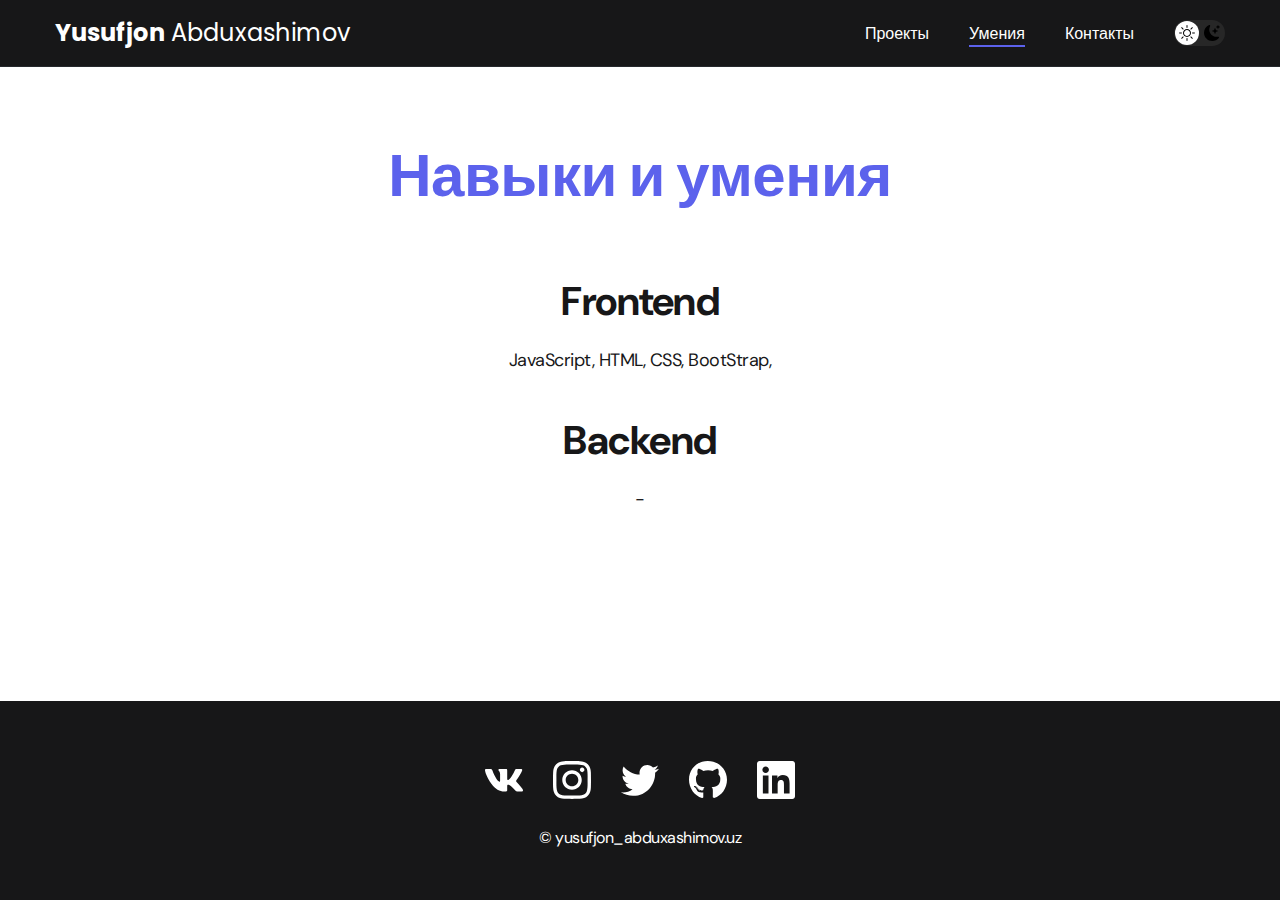
<file: skills.html>
<!DOCTYPE html>
<html lang="en">
  <head>
    <meta charset="UTF-8" />
    <meta http-equiv="X-UA-Compatible" content="IE=edge" />
    <meta name="viewport" content="width=device-width, initial-scale=1.0" />
    <link rel="stylesheet" href="./css/reset.css" />
    <link rel="stylesheet" href="./css/style.css" />
    <title>Freelancer portfolio</title>
  </head>
  <body>
    <header class="header">
      <nav class="nav">
        <div class="container">
          <div class="nav-row">
            <a href="./index.html" class="logo">
              <strong>Yusufjon</strong> Abduxashimov</a
            >
            <button class="dark__mode-btn">
              <img
                class="dark__mode-btn-icons"
                src="./img/icon/Sun.svg"
                alt="Sun"
              />
              <img
                class="dark__mode-btn-icons"
                src="./img/icon/Moon.svg"
                alt="Moon"
              />
            </button>
            <ul class="nav-list">
              <li class="nav-list__item">
                <a class="nav-list__link" href="./index.html">Проекты</a>
              </li>
              <li class="nav-list__item">
                <a
                  class="nav-list__link nav-list__link--active"
                  href="./skills.html"
                  >Умения</a
                >
              </li>
              <li class="nav-list__item">
                <a class="nav-list__link" href="./contacts.html">Контакты</a>
              </li>
            </ul>
          </div>
        </div>
      </nav>
    </header>
    <main class="section">
      <div class="container">
        <h1 class="title-1">Навыки и умения</h1>
        <ul class="content__list">
          <li class="content__list-item">
            <h2 class="title-2">Frontend</h2>
            <p>JavaScript, HTML, CSS, BootStrap,</p>
          </li>
          <li class="content__list-item">
            <h2 class="title-2">Backend</h2>
            <p>-</p>
          </li>
        </ul>
      </div>
    </main>
    <footer class="footer">
      <div class="container">
        <div class="footer__wrapper">
          <ul class="social">
            <li class="social__icon">
              <a target="_blank" href="https://vk.com/id289407891"
                ><img src="./img/icon/vk.svg" alt="link"
              /></a>
            </li>
            <li class="social__icon">
              <a target="_blank" href="https://www.instagram.com/yusufjon____/"
                ><img src="./img/icon/instagram.svg" alt="link"
              /></a>
            </li>
            <li class="social__icon">
              <a href="#!"><img src="./img/icon/twitter.svg" alt="link" /></a>
            </li>
            <li class="social__icon">
              <a target="_blank" href="https://github.com/Yusufjon99"
                ><img src="./img/icon/gitHub.svg" alt="link"
              /></a>
            </li>
            <li class="social__icon">
              <a
                target="_blank"
                href="https://www.linkedin.com/in/%D1%8E%D1%81%D1%83%D1%84-%D0%B0%D0%B1%D0%B4%D1%83%D1%85%D0%B0%D1%88%D0%B8%D0%BC%D0%BE%D0%B2-51489321a/"
                ><img src="./img/icon/linkedIn.svg" alt="link"
              /></a>
            </li>
          </ul>
          <div class="copyright">
            <p>© yusufjon_abduxashimov.uz</p>
          </div>
        </div>
      </div>
    </footer>
    <script src="./js/main.js"></script>
  </body>
</html>
</file>
<file: css/style.css>
/* reset */
@import "./reset.css";

/*fonts*/

@import url("https://fonts.googleapis.com/css2?family=DM+Sans:wght@400;500;700&family=Poppins:wght@400;500;700&display=swap");

/*
font-family: 'DM Sans', sans-serif;
font-family: 'Poppins', sans-serif; 
 */
:root {
  --black: #171718;
  --black-border: #26292d;
  --white: #fff;
  --purple: #5c62ec;

  --dark-bg: var(--black);
  --dark-border: var(--black-border);
  --header-text: var(--white);
  --accent: var(--purple);

  /* light mode */

  --page-bg: var(--white);
  --text-color: var(--black);

  --title-1: var(--accent);

  --project-card-bg: var(--white);
  --project-card-text: var(--black);
}
.dark {
  --page-bg: #2f2f30;
  --text-color: var(--white);
  --title-1: var(--white);
  --project-card-bg: var(--black);
  --project-card-text: var(--white);
  --box-shadow: 0px 5px 35px rgba(0, 0, 0, 0.9);
}

html,
body {
  display: flex;
  flex-direction: column;
  font-family: "DM Sans", sans-serif;
  letter-spacing: -0.5px;
  min-height: 100vh;
  /* Lighr mode */
  background-color: var(--page-bg);
  color: var(--text-color);
}

.nav {
  padding: 20px 0;
  border-bottom: 1px solid var(--dark-border);
  background-color: var(--dark-bg);
  color: var(--header-text);
  letter-spacing: normal;
}

.container {
  margin: 0 auto;
  padding: 0 15px;
  max-width: 1200px;
}

.logo {
  margin-right: auto;
}

.nav-row {
  display: flex;
  justify-content: flex-end;
  align-items: center;
  column-gap: 40px;
  row-gap: 20px;
  flex-wrap: wrap;
}

.logo {
  font-family: "Poppins", sans-serif;
  color: var(--header-text);
  font-size: 24px;
  line-height: 1;
}

.logo strong {
  font-weight: 700;
  line-height: 1;
}

.nav-list {
  font-family: "Poppins", sans-serif;
  display: flex;
  align-items: center;
  column-gap: 40px;
  font-weight: 500;
  font-size: 16px;
  row-gap: 10px;
}

.nav-list__link {
  color: var(--header-text);
  transition: opacity 0.2s ease-in;
}

.nav-list__link:hover {
  opacity: 0.7;
}

.nav-list__link--active {
  position: relative;
}

.nav-list__link--active::before {
  content: "";
  position: absolute;
  left: 0;
  top: 100%;
  display: block;
  height: 2px;
  width: 100%;
  background: var(--accent);
}

/* dark__mode-btn */

.dark__mode-btn {
  order: 1;
  position: relative;
  display: flex;
  justify-content: space-between;
  width: 51px;
  height: 26px;
  padding: 5px;
  background-color: #272727;
  border-radius: 50px;
}

.dark__mode-btn::before {
  content: "";
  position: absolute;
  top: 1px;
  left: 1px;
  display: block;
  width: 24px;
  height: 24px;
  border-radius: 50%;
  background-color: var(--white);
  transition: left 0.2 ease-in;
}

.dark__mode-btn--active::before {
  left: 26px;
}

.dark__mode-btn-icons {
  position: relative;
  z-index: 9;
}

.header__info {
  padding: 40px 0;
  min-height: 100vh;
  background: var(--dark-bg);
  color: var(--header-text);
  display: flex;
  justify-content: center;
  align-items: center;
  text-align: center;
  background-image: url(../img/header/abstract.png);
  background-position: center center;
  background-repeat: no-repeat;
  background-size: auto;
}

.header__container {
  padding: 0 15px;
  max-width: 660px;
}

.header__title {
  margin-bottom: 20px;
  font-size: 40px;
  font-weight: 700;
  line-height: 1.4;
}
.header__title strong {
  font-size: 60px;
  font-weight: 700;
}
.header__title em {
  font-style: normal;
  color: var(--accent);
}

.header__text {
  font-size: 18px;
  line-height: 1.333;
  margin-bottom: 40px;
}
.header__text p + p {
  margin-top: 0.5em;
}

.btn {
  display: inline-block;
  height: 48px;
  padding: 12px 28px;
  border-radius: 5px;
  background-color: var(--accent);
  color: var(--white);
  letter-spacing: 0.15px;
  font-size: 16px;
  font-weight: 500;
  transition: opacity 0.15s ease-in;
}

.btn:hover {
  opacity: 0.7;
}

.btn:active {
  position: relative;
  top: 1px;
}

.btn__outline {
  height: 48px;
  border-radius: 5px;
  padding: 12px 20px;
  background-color: var(--white);
  color: var(--black);
  border: 1px solid var(--black);
  display: flex;
  column-gap: 10px;
  align-items: center;
  transition: opacity 0.2s ease-in;
}
.btn__outline:hover {
  opacity: 0.7;
}

.btn__outline:active {
  position: relative;
  top: 1px;
}

.section {
  padding: 70px;
}

.title-1 {
  margin-bottom: 60px;
  font-size: 60px;
  font-weight: 700;
  line-height: 1.3;
  color: var(--title-1);
  text-align: center;
}

.title-1__text {
  font-size: 20px;
}

/* telegram */

.content__list-item h2 {
}

.projects {
  display: flex;
  flex-wrap: wrap;
  column-gap: 30px;
  row-gap: 30px;
  justify-content: center;
}

/* project__details */

.project__details {
  max-width: 865px;
  margin: 0 auto;
  display: flex;
  flex-direction: column;
  align-items: center;
}

.project__details-cover {
  max-width: 100%;
  margin-bottom: 40px;
  box-shadow: 0px 5px 35px rgba(0, 0, 0, 0.25);
  border-radius: 10px;
}

.project__details-desc {
  margin-bottom: 30px;
  font-weight: 700;
  font-size: 24px;
  line-height: 1.3;
  letter-spacing: -0.5px;
}

/* footer */
.project {
  max-width: 370px;
  background-color: var(--project-card-bg);
  box-shadow: 0px 5px 35px rgba(0, 0, 0, 0.25);
  border-radius: 10px;
  box-shadow: ;
}

.project-img {
  border-radius: 10px;
}

.project__title {
  padding: 15px 20px 25px;
  font-weight: 700;
  font-size: 24px;
  line-height: 1.3;
  letter-spacing: -0.5px;
  color: var(--project-card-text);
}

/* content__list-skills */

.title-2 {
  font-weight: 700;
  font-size: 40px;
  line-height: 1.3;
  letter-spacing: -0.5px;
  margin-bottom: 20px;
}

.content__list {
  margin: 0 auto;
  max-width: 570px;
  display: flex;
  flex-direction: column;
  align-items: center;
  row-gap: 40px;
  text-align: center;
}

.content__list a {
  color: var(--accent);
}

.content__list-item {
  font-size: 18px;
  line-height: 1.5;
}
.content__list-item p + p {
  margin-top: 0.5em;
}

.footer {
  padding: 60px 0 50px;
  background-color: var(--dark-bg);
  color: var(--header-text);
  margin-top: auto;
}
.footer__wrapper {
  display: flex;
  flex-direction: column;
  align-items: center;
  row-gap: 27px;
}

.social {
  display: flex;
  column-gap: 30px;
  align-items: center;
}

.social__icon {
}

.copyright {
  font-weight: 400;
  font-size: 16px;
  line-height: 1.5;
  text-align: center;
  letter-spacing: -0.5px;
  color: var(--header-text);
}

@media (max-width: 620px) {
  .header__title {
    font-size: 30px;
  }
  .header__title strong {
    font-size: 40px;
  }
  .nav-row {
    justify-content: space-between;
  }
  .dark__mode-btn {
    order: 0;
  }
  .section {
    padding: 40px;
  }

  .title-1 {
    margin-bottom: 30px;
    font-size: 40px;
  }
  .title-1__text {
    font-size: 14px;
  }

  .title-2 {
    margin-bottom: 10px;
    font-size: 30px;
  }
  .projects {
    display: flex;
  }
  .project__title {
    font-size: 22px;
  }
  .project__details-desc {
    margin-bottom: 20px;
    font-size: 21px;
  }
  .footer {
    padding: 40px 0 30px;
  }
  .social__icon {
    width: 26px;
  }

  .footer__wrapper {
    row-gap: 20px;
  }
  .social {
    column-gap: 20px;
  }
  .content__list {
    row-gap: 20px;
  }
  .content__list-item {
    font-size: 16px;
  }
}
</file>
